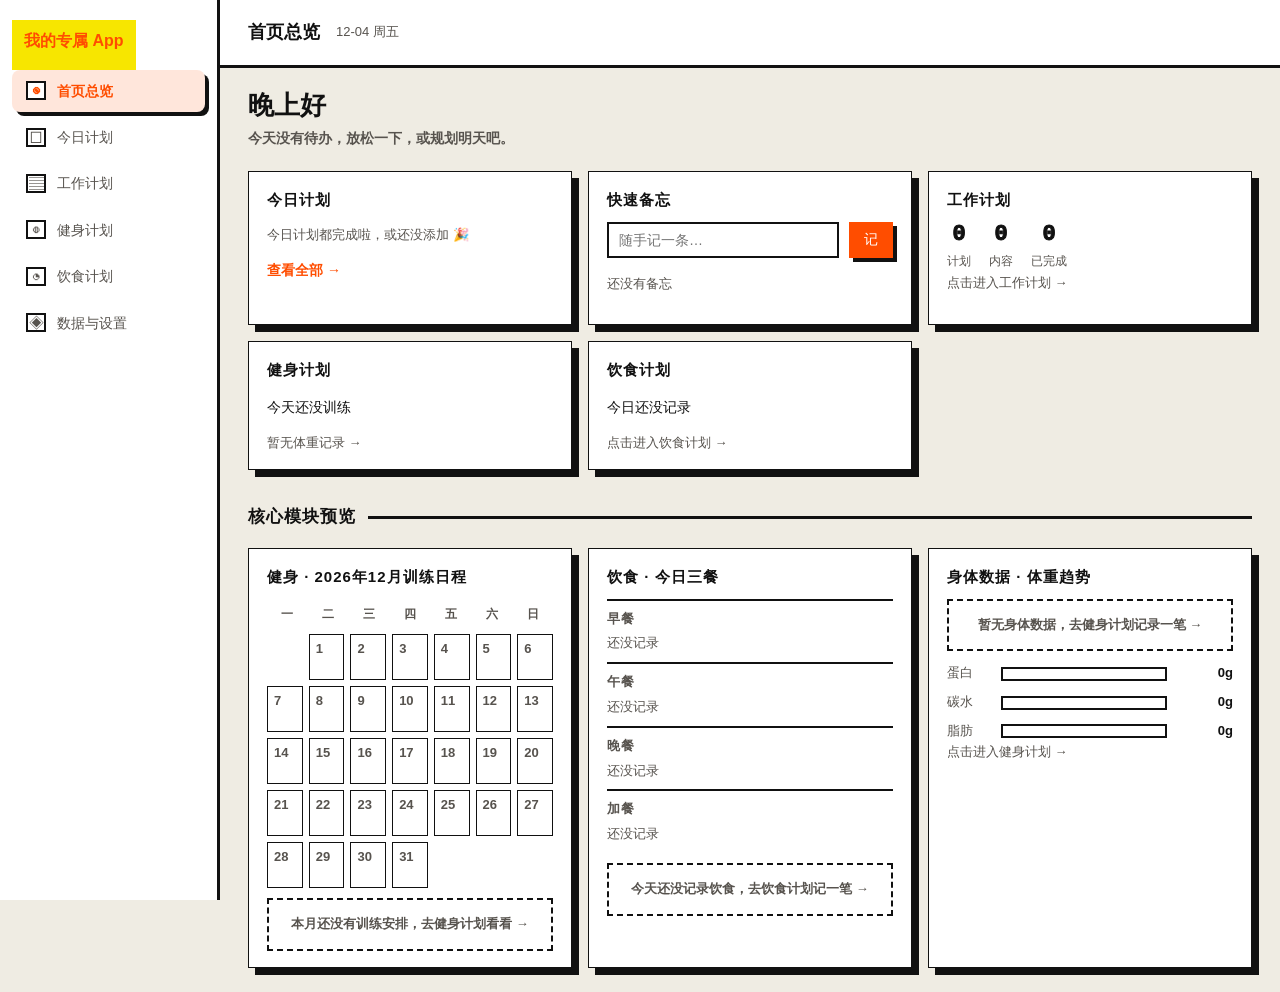
<file: index.html>
<!DOCTYPE html>
<html lang="zh-CN">
<head>
  <meta charset="UTF-8" />
  <meta name="viewport" content="width=device-width, initial-scale=1.0" />
  <title>我的专属 App</title>
  <link rel="stylesheet" href="assets/styles.css" />
  <link rel="stylesheet" href="assets/themes.css" />
</head>
<body>
  <div id="app">
    <aside id="sidebar">
      <div class="brand">我的专属 App</div>
      <nav>
        <a href="#/home"    data-route="home"><span class="nav-ico">◉</span>首页总览</a>
        <a href="#/today"   data-route="today"><span class="nav-ico">☐</span>今日计划</a>
        <a href="#/work"    data-route="work"><span class="nav-ico">▤</span>工作计划</a>
        <a href="#/fitness" data-route="fitness"><span class="nav-ico">◍</span>健身计划</a>
        <a href="#/diet"    data-route="diet"><span class="nav-ico">◔</span>饮食计划</a>
        <a href="#/settings" data-route="settings"><span class="nav-ico">◈</span>数据与设置</a>
      </nav>
    </aside>
    <main id="content">
      <header id="topbar">
        <h1 id="page-title">首页总览</h1>
        <span id="page-date"></span>
        <button id="primary-btn"></button>
      </header>
      <section id="view"></section>
    </main>
  </div>

  <!-- 加载顺序：数据层 → 工具 → 路由 → 各视图 → 入口（经典 script，file:// 可用） -->
  <script src="js/store.js"></script>
  <script src="js/ui.js"></script>
  <script src="js/chart.js"></script>
  <script src="js/router.js"></script>
  <script src="js/home.js"></script>
  <script src="js/today.js"></script>
  <script src="js/work.js"></script>
  <script src="js/fitness.js"></script>
  <script src="js/diet.js"></script>
  <script src="js/settings.js"></script>
  <script src="js/app.js"></script>
</body>
</html>
</file>
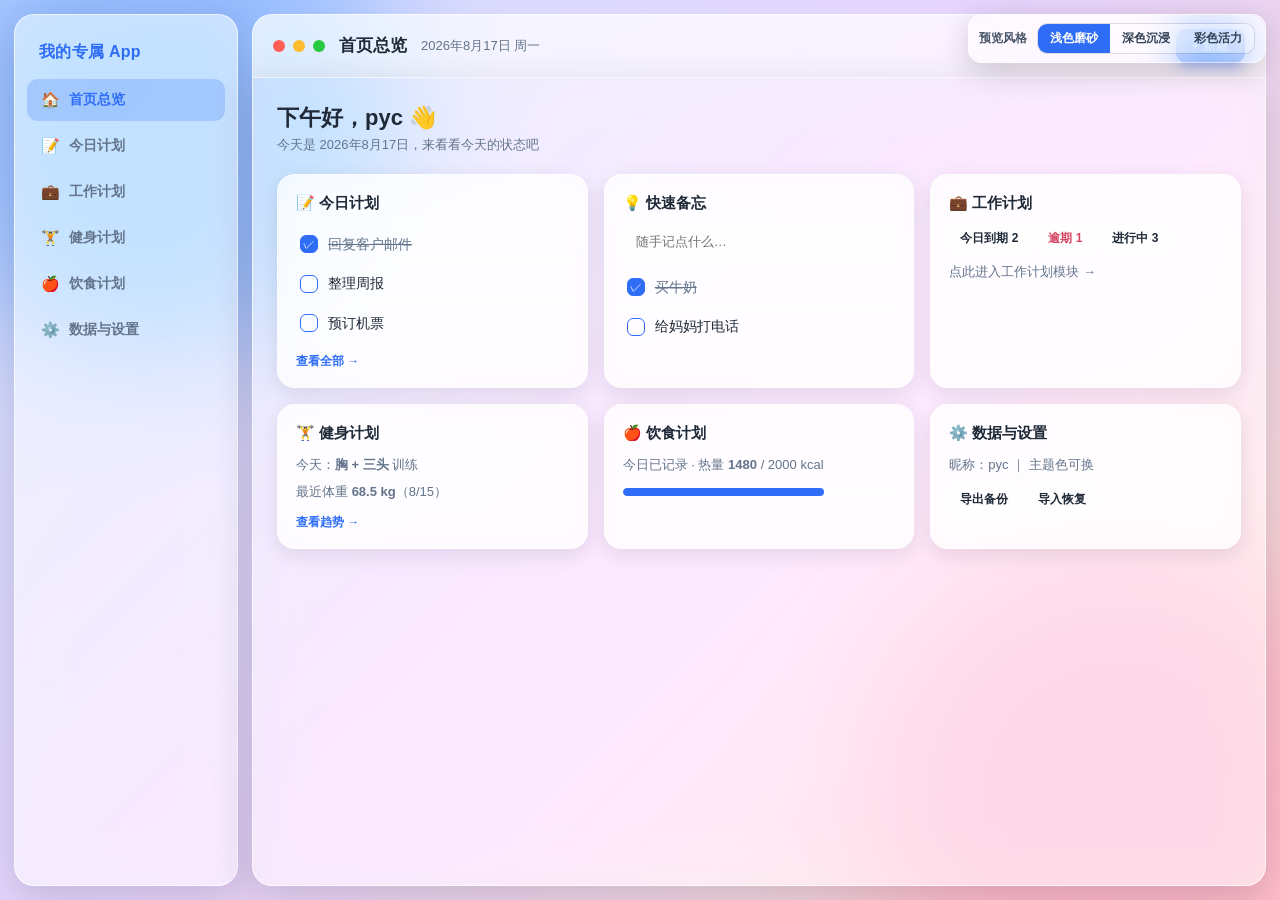
<file: preview-glass.html>
<!DOCTYPE html>
<html lang="zh-CN">
<head>
<meta charset="UTF-8" />
<meta name="viewport" content="width=device-width, initial-scale=1.0" />
<title>毛玻璃风格预览 · 我的专属 App</title>
<style>
  /* ===== 通用重置 ===== */
  * { box-sizing: border-box; }
  html, body { height: 100%; margin: 0; }
  body {
    font-family: -apple-system, BlinkMacSystemFont, "SF Pro Text", "Segoe UI",
      "PingFang SC", "Hiragino Sans GB", "Microsoft YaHei", sans-serif;
    font-size: 14px;
    line-height: 1.6;
    color: var(--text);
    overflow: hidden;
  }

  /* ===== 预览选择器（悬浮在右上，仅预览用）===== */
  #preview-bar {
    position: fixed; top: 14px; right: 14px; z-index: 1000;
    display: flex; align-items: center; gap: 10px;
    padding: 8px 10px; border-radius: 14px;
    background: rgba(255,255,255,0.5);
    backdrop-filter: saturate(180%) blur(20px);
    -webkit-backdrop-filter: saturate(180%) blur(20px);
    border: 1px solid rgba(255,255,255,0.55);
    box-shadow: 0 8px 30px rgba(0,0,0,0.18);
    font-size: 12px;
  }
  #preview-bar span { color: #475569; font-weight: 600; }
  .variant-switch { display: inline-flex; border-radius: 10px; overflow: hidden;
    border: 1px solid rgba(15,23,42,0.12); }
  .variant-switch button {
    border: none; cursor: pointer; padding: 6px 12px; font-size: 12px;
    background: rgba(255,255,255,0.35); color: #334155; font-weight: 600;
  }
  .variant-switch button.active { background: var(--theme-color); color: #fff; }

  /* ===== 壁纸（毛玻璃透出的底色）===== */
  #wallpaper {
    position: fixed; inset: 0; z-index: -2;
    transition: background 0.5s ease;
  }
  /* 漂浮光斑，让模糊更有层次 */
  #wallpaper::before, #wallpaper::after {
    content: ""; position: absolute; border-radius: 50%;
    filter: blur(60px); opacity: 0.85; transition: background 0.5s ease;
  }
  #wallpaper::before { width: 480px; height: 480px; top: -120px; left: -80px; }
  #wallpaper::after  { width: 520px; height: 520px; bottom: -160px; right: -100px; }

  /* 变体 A：浅色磨砂（macOS 浅色活力）*/
  body[data-variant="A"] {
    --theme-color: #2f6df6;
    --text: #1f2937; --text-soft: #64748b;
    --glass: rgba(255,255,255,0.55);
    --glass-strong: rgba(255,255,255,0.72);
    --glass-border: rgba(255,255,255,0.65);
    --glass-shadow: 0 12px 40px rgba(31,41,55,0.18);
    --chip: rgba(255,255,255,0.5);
    --input-bg: rgba(255,255,255,0.55);
  }
  body[data-variant="A"] #wallpaper {
    background: linear-gradient(135deg, #cfe0ff 0%, #e7d3fc 48%, #ffd9c9 100%);
  }
  body[data-variant="A"] #wallpaper::before { background: #8ab6ff; }
  body[data-variant="A"] #wallpaper::after  { background: #ffb3c8; }

  /* 变体 B：深色沉浸（macOS 深色 Vibrancy）*/
  body[data-variant="B"] {
    --theme-color: #4c8dff;
    --text: #f1f5f9; --text-soft: #a9b4c6;
    --glass: rgba(30,41,59,0.45);
    --glass-strong: rgba(30,41,59,0.62);
    --glass-border: rgba(255,255,255,0.14);
    --glass-shadow: 0 16px 50px rgba(0,0,0,0.45);
    --chip: rgba(255,255,255,0.1);
    --input-bg: rgba(255,255,255,0.08);
  }
  body[data-variant="B"] #wallpaper {
    background: linear-gradient(135deg, #0a0f1f 0%, #161a35 55%, #241433 100%);
  }
  body[data-variant="B"] #wallpaper::before { background: #3b4fd1; opacity: 0.6; }
  body[data-variant="B"] #wallpaper::after  { background: #8b2fd6; opacity: 0.5; }

  /* 变体 C：彩色活力（更饱和的渐变 + 明显玻璃染色）*/
  body[data-variant="C"] {
    --theme-color: #7c5cff;
    --text: #1e1b2e; --text-soft: #5b5570;
    --glass: rgba(255,255,255,0.42);
    --glass-strong: rgba(255,255,255,0.6);
    --glass-border: rgba(255,255,255,0.6);
    --glass-shadow: 0 14px 44px rgba(76,29,149,0.28);
    --chip: rgba(255,255,255,0.5);
    --input-bg: rgba(255,255,255,0.5);
  }
  body[data-variant="C"] #wallpaper {
    background: linear-gradient(135deg, #b5f3ff 0%, #c4b5fd 50%, #fbcfe8 100%);
  }
  body[data-variant="C"] #wallpaper::before { background: #5eead4; }
  body[data-variant="C"] #wallpaper::after  { background: #f0abfc; }

  /* ===== 布局骨架 ===== */
  #app { display: flex; min-height: 100vh; }

  /* 侧边栏：毛玻璃 */
  #sidebar {
    width: 224px; flex: 0 0 224px;
    margin: 14px 0 14px 14px;
    padding: 18px 12px;
    border-radius: 20px;
    background: var(--glass);
    backdrop-filter: saturate(180%) blur(24px);
    -webkit-backdrop-filter: saturate(180%) blur(24px);
    border: 1px solid var(--glass-border);
    box-shadow: var(--glass-shadow);
    display: flex; flex-direction: column;
  }
  #sidebar .brand {
    font-size: 16px; font-weight: 800; color: var(--theme-color);
    padding: 6px 12px 14px; letter-spacing: 0.3px;
  }
  #sidebar nav { display: flex; flex-direction: column; gap: 4px; }
  #sidebar nav a {
    text-decoration: none; color: var(--text-soft);
    padding: 9px 14px; border-radius: 11px; font-weight: 600;
    transition: background 0.18s, color 0.18s;
    display: flex; align-items: center; gap: 9px;
  }
  #sidebar nav a .ico { font-size: 15px; }
  #sidebar nav a:hover { background: var(--chip); color: var(--text); }
  #sidebar nav a.active {
    background: color-mix(in srgb, var(--theme-color) 22%, transparent);
    color: var(--theme-color);
  }

  /* 主内容区 */
  #content { flex: 1; display: flex; flex-direction: column; min-width: 0;
    margin: 14px; }

  /* 顶栏：毛玻璃 + 红黄绿交通灯（macOS 味道）*/
  #topbar {
    display: flex; align-items: center; gap: 14px;
    padding: 14px 20px; border-radius: 20px 20px 0 0;
    background: var(--glass-strong);
    backdrop-filter: saturate(180%) blur(24px);
    -webkit-backdrop-filter: saturate(180%) blur(24px);
    border: 1px solid var(--glass-border);
    border-bottom: none;
  }
  #lights { display: flex; gap: 8px; }
  #lights i { width: 12px; height: 12px; border-radius: 50%; display: inline-block; }
  #lights .r { background: #ff5f57; } #lights .y { background: #febc2e; } #lights .g { background: #28c840; }
  #page-title { font-size: 17px; margin: 0; font-weight: 700; }
  #page-date { color: var(--text-soft); font-size: 13px; }
  #primary-btn {
    margin-left: auto; background: var(--theme-color); color: #fff;
    border: none; padding: 8px 16px; border-radius: 11px;
    font-size: 13px; font-weight: 700; cursor: pointer;
    box-shadow: 0 4px 14px color-mix(in srgb, var(--theme-color) 40%, transparent);
  }
  #primary-btn:hover { filter: brightness(1.06); }

  /* 视图区：毛玻璃大面板 */
  #view {
    padding: 22px 24px; border-radius: 0 0 20px 20px;
    background: var(--glass);
    backdrop-filter: saturate(180%) blur(24px);
    -webkit-backdrop-filter: saturate(180%) blur(24px);
    border: 1px solid var(--glass-border);
    box-shadow: var(--glass-shadow);
    flex: 1;
  }

  /* 问候条 */
  .greeting { margin-bottom: 18px; }
  .greeting .hi { font-size: 22px; font-weight: 800; }
  .greeting .sub { color: var(--text-soft); font-size: 13px; }

  /* 卡片网格 */
  .grid { display: grid; grid-template-columns: repeat(auto-fill, minmax(260px,1fr)); gap: 16px; }
  .card {
    background: var(--glass-strong);
    backdrop-filter: saturate(160%) blur(16px);
    -webkit-backdrop-filter: saturate(160%) blur(16px);
    border: 1px solid var(--glass-border);
    border-radius: 18px; padding: 16px 18px;
    box-shadow: 0 6px 20px rgba(15,23,42,0.10);
  }
  .card h3 { margin: 0 0 10px; font-size: 15px; font-weight: 700;
    display: flex; align-items: center; gap: 8px; }
  .card .card-sub { color: var(--text-soft); font-size: 13px; }
  .card .more { margin-top: 10px; font-size: 12px; color: var(--theme-color); font-weight: 600; }

  /* 列表项 */
  ul.list { list-style: none; margin: 0; padding: 0; }
  ul.list li { display: flex; align-items: center; gap: 10px;
    padding: 8px 4px; border-bottom: 1px solid color-mix(in srgb, var(--glass-border) 70%, transparent); }
  ul.list li:last-child { border-bottom: none; }
  ul.list li .grow { flex: 1; min-width: 0; }
  .done-text { text-decoration: line-through; color: var(--text-soft); }

  /* 复选框（毛玻璃感）*/
  .chk { width: 18px; height: 18px; border-radius: 6px; border: 1.5px solid var(--theme-color);
    display: inline-flex; align-items: center; justify-content: center; cursor: pointer; flex: 0 0 auto;
    background: rgba(255,255,255,0.3); }
  .chk.on { background: var(--theme-color); color: #fff; font-size: 12px; }

  /* 输入 */
  input[type="text"] {
    width: 100%; padding: 8px 12px; border-radius: 11px;
    border: 1px solid var(--glass-border); background: var(--input-bg);
    color: var(--text); font-size: 13px; outline: none;
  }
  input[type="text"]:focus { border-color: var(--theme-color); }

  /* 徽标数字 */
  .pill { display: inline-flex; padding: 3px 10px; border-radius: 999px;
    background: var(--chip); font-size: 12px; font-weight: 700; color: var(--text);
    border: 1px solid var(--glass-border); }
  .pill.warn { color: #d4455f; }
  .row { display: flex; gap: 8px; flex-wrap: wrap; margin-top: 6px; }
</style>
</head>
<body data-variant="A">
  <div id="wallpaper"></div>

  <div id="preview-bar">
    <span>预览风格</span>
    <div class="variant-switch">
      <button data-v="A" class="active">浅色磨砂</button>
      <button data-v="B">深色沉浸</button>
      <button data-v="C">彩色活力</button>
    </div>
  </div>

  <div id="app">
    <aside id="sidebar">
      <div class="brand">我的专属 App</div>
      <nav>
        <a href="#" class="active"><span class="ico">🏠</span>首页总览</a>
        <a href="#"><span class="ico">📝</span>今日计划</a>
        <a href="#"><span class="ico">💼</span>工作计划</a>
        <a href="#"><span class="ico">🏋️</span>健身计划</a>
        <a href="#"><span class="ico">🍎</span>饮食计划</a>
        <a href="#"><span class="ico">⚙️</span>数据与设置</a>
      </nav>
    </aside>

    <main id="content">
      <header id="topbar">
        <div id="lights"><i class="r"></i><i class="y"></i><i class="g"></i></div>
        <h1 id="page-title">首页总览</h1>
        <span id="page-date">2026年8月17日 周一</span>
        <button id="primary-btn">+ 新建</button>
      </header>
      <section id="view">
        <div class="greeting">
          <div class="hi">下午好，pyc 👋</div>
          <div class="sub">今天是 2026年8月17日，来看看今天的状态吧</div>
        </div>

        <div class="grid">
          <!-- 今日计划卡 -->
          <div class="card">
            <h3>📝 今日计划</h3>
            <ul class="list">
              <li><span class="chk on">✓</span><span class="grow done-text">回复客户邮件</span></li>
              <li><span class="chk"></span><span class="grow">整理周报</span></li>
              <li><span class="chk"></span><span class="grow">预订机票</span></li>
            </ul>
            <div class="more">查看全部 →</div>
          </div>

          <!-- 快速备忘卡 -->
          <div class="card">
            <h3>💡 快速备忘</h3>
            <input type="text" placeholder="随手记点什么…" />
            <ul class="list" style="margin-top:10px;">
              <li><span class="chk on">✓</span><span class="grow done-text">买牛奶</span></li>
              <li><span class="chk"></span><span class="grow">给妈妈打电话</span></li>
            </ul>
          </div>

          <!-- 工作计划摘要卡 -->
          <div class="card">
            <h3>💼 工作计划</h3>
            <div class="row">
              <span class="pill">今日到期 2</span>
              <span class="pill warn">逾期 1</span>
              <span class="pill">进行中 3</span>
            </div>
            <div class="card-sub" style="margin-top:10px;">点此进入工作计划模块 →</div>
          </div>

          <!-- 健身计划摘要卡 -->
          <div class="card">
            <h3>🏋️ 健身计划</h3>
            <div class="card-sub">今天：<b>胸 + 三头</b> 训练</div>
            <div class="card-sub" style="margin-top:6px;">最近体重 <b>68.5 kg</b>（8/15）</div>
            <div class="more">查看趋势 →</div>
          </div>

          <!-- 饮食计划摘要卡 -->
          <div class="card">
            <h3>🍎 饮食计划</h3>
            <div class="card-sub">今日已记录 · 热量 <b>1480</b> / 2000 kcal</div>
            <div style="height:8px;border-radius:999px;background:var(--chip);margin-top:12px;overflow:hidden;">
              <div style="width:74%;height:100%;background:var(--theme-color);border-radius:999px;"></div>
            </div>
          </div>

          <!-- 设置/数据卡 -->
          <div class="card">
            <h3>⚙️ 数据与设置</h3>
            <div class="card-sub">昵称：pyc ｜ 主题色可换</div>
            <div class="row" style="margin-top:10px;">
              <span class="pill">导出备份</span>
              <span class="pill">导入恢复</span>
            </div>
          </div>
        </div>
      </section>
    </main>
  </div>

  <script>
    var btns = document.querySelectorAll('.variant-switch button');
    btns.forEach(function (b) {
      b.addEventListener('click', function () {
        document.body.setAttribute('data-variant', b.getAttribute('data-v'));
        btns.forEach(function (x) { x.classList.remove('active'); });
        b.classList.add('active');
      });
    });
  </script>
</body>
</html>
</file>
<file: assets/styles.css>
/* styles.css — 全部样式（布局/卡片/侧边栏/控件；颜色走 CSS 变量，皮肤变量见 assets/themes.css） */

:root {
  /* 兜底默认值（无皮肤文件或未命中时使用；正常由 [data-skin] 覆盖） */
  --accent: #3b82f6;
  --bg: #f5f7fa;
  --surface: #ffffff;
  --text: #1f2937;
  --text-soft: #6b7280;
  --border: #e5e7eb;
  --shadow: 0 1px 3px rgba(0, 0, 0, 0.08), 0 1px 2px rgba(0, 0, 0, 0.04);
  --radius: 12px;
  --sidebar-w: 220px;
}

* { box-sizing: border-box; }
html, body { height: 100%; margin: 0; }
body {
  font-family: -apple-system, BlinkMacSystemFont, "Segoe UI", "PingFang SC",
    "Hiragino Sans GB", "Microsoft YaHei", sans-serif;
  background: var(--bg);
  color: var(--text);
  font-size: 14px;
  line-height: 1.6;
}

#app { display: flex; min-height: 100vh; }

/* 侧边栏 */
#sidebar {
  width: var(--sidebar-w);
  flex: 0 0 var(--sidebar-w);
  background: var(--surface);
  border-right: 1px solid var(--border);
  padding: 20px 12px;
  position: sticky;
  top: 0;
  height: 100vh;
}
#sidebar .brand {
  font-size: 16px;
  font-weight: 700;
  color: var(--accent);
  padding: 8px 12px 16px;
}
#sidebar nav { display: flex; flex-direction: column; gap: 4px; }
#sidebar nav a {
  display: flex;
  align-items: center;
  gap: 11px;
  text-decoration: none;
  color: var(--text-soft);
  padding: 10px 14px;
  border-radius: 8px;
  font-weight: 500;
  transition: background 0.15s, color 0.15s;
}
/* 导航图标：与文字同行排列，固定宽度居中，避免文字错位 */
.nav-ico { width: 20px; flex: 0 0 20px; text-align: center; font-size: 15px; line-height: 1; }
#sidebar nav a:hover { background: var(--bg); color: var(--text); }
#sidebar nav a.active {
  background: color-mix(in srgb, var(--accent) 14%, transparent);
  color: var(--accent);
  font-weight: 700;
}

/* 主内容区 */
#content { flex: 1; display: flex; flex-direction: column; min-width: 0; }
#topbar {
  display: flex;
  align-items: center;
  gap: 16px;
  padding: 18px 28px;
  background: var(--surface);
  border-bottom: 1px solid var(--border);
  position: sticky;
  top: 0;
  z-index: 5;
}
#page-title { font-size: 18px; margin: 0; }
#page-date { color: var(--text-soft); font-size: 13px; }
#primary-btn {
  margin-left: auto;
  background: var(--accent);
  color: #fff;
  border: none;
  padding: 8px 16px;
  border-radius: 8px;
  font-size: 14px;
  font-weight: 600;
  cursor: pointer;
}
#primary-btn:hover { filter: brightness(0.9); }
#view { padding: 24px 28px; }

/* 问候条（首页顶部，独立区块、非卡片） */
#greeting { margin-bottom: 22px; }
#greeting .hello {
  font-family: var(--font-display, var(--font));
  font-size: 26px;
  font-weight: 800;
  margin: 0 0 4px;
  line-height: 1.2;
}
#greeting .sub { color: var(--text-soft); font-size: 14px; margin: 0; }

/* 卡片网格 */
.grid {
  display: grid;
  grid-template-columns: repeat(auto-fill, minmax(280px, 1fr));
  gap: 16px;
}
.card {
  background: var(--surface);
  border: 1px solid var(--border);
  border-radius: var(--radius);
  box-shadow: var(--shadow);
  padding: 16px 18px;
}
.card h3 { margin: 0 0 10px; font-size: 15px; }
.card .card-sub { color: var(--text-soft); font-size: 13px; }
/* 首页摘要卡整体可点击，但卡片内文字保持普通文本样式。 */
a.card-link-wrap,
a.card-link-wrap:hover {
  color: inherit;
  text-decoration: none;
}

/* 摘要数字条（工作计划卡：计划数 / 内容数 / 已完成数） */
.stat-row {
  display: flex;
  gap: 18px;
  margin: 10px 0 2px;
}
.stat { text-align: center; }
.stat b {
  display: block;
  font-size: 22px;
  line-height: 1.2;
  font-family: var(--font-display, var(--font, inherit));
}
.stat span { font-size: 12px; color: var(--text-soft); }

/* 通用控件 */
input[type="text"], input[type="date"], input[type="number"], textarea, select {
  width: 100%;
  padding: 8px 10px;
  border: 1px solid var(--border);
  border-radius: 8px;
  background: var(--surface);
  color: var(--text);
  font-size: 14px;
}
.btn {
  border: 1px solid var(--border);
  background: var(--surface);
  color: var(--text);
  padding: 7px 14px;
  border-radius: 8px;
  cursor: pointer;
  font-size: 14px;
}
.btn:hover { background: var(--bg); }
.btn-primary { background: var(--accent); color: #fff; border-color: transparent; }
/* 覆盖 .btn:hover：主按钮悬停时保持主题色并加深，避免白字落在浅色背景上。 */
.btn.btn-primary:hover {
  background: color-mix(in srgb, var(--accent) 86%, #000);
  color: #fff;
  border-color: transparent;
}
.btn-danger { color: #dc2626; border-color: #fecaca; }
.btn-sm { padding: 4px 9px; font-size: 12px; }

/* 添加行：输入框与按钮同行，输入框占满剩余空间、按钮固定在右侧 */
.add-row {
  display: flex;
  align-items: stretch;
  gap: 10px;
  margin-bottom: 16px;
}
.add-row input[type="text"],
.add-row input[type="number"] {
  flex: 1 1 auto;
  width: auto; /* 覆盖通用 input 的 width:100%，避免按钮被挤到下一行 */
}
.add-row .btn {
  flex: 0 0 auto;
  white-space: nowrap;
}

/* 列表 */
ul.list { list-style: none; margin: 0; padding: 0; }
ul.list li {
  display: flex;
  align-items: center;
  gap: 10px;
  padding: 9px 6px;
  border-bottom: 1px solid var(--border);
}
ul.list li:last-child { border-bottom: none; }
ul.list li .grow { flex: 1; min-width: 0; }
.done-text { text-decoration: line-through; color: var(--text-soft); }

/* 分段控件 */
.segmented { display: inline-flex; border: 1px solid var(--border); border-radius: 8px; overflow: hidden; }
.segmented button {
  border: none; background: var(--surface); color: var(--text-soft);
  padding: 6px 14px; cursor: pointer; font-size: 13px;
}
.segmented button.active { background: var(--accent); color: #fff; }

/* 空状态 */
.empty-state {
  text-align: center;
  padding: 36px 16px;
  color: var(--text-soft);
}
.empty-state .empty-icon { font-size: 34px; opacity: 0.5; }
.empty-state .empty-text { margin: 8px 0 14px; }

/* 轻提示 */
.toast {
  position: fixed; top: 16px; left: 50%; transform: translateX(-50%);
  background: #111827; color: #fff; padding: 10px 18px; border-radius: 10px;
  font-size: 13px; z-index: 999; box-shadow: var(--shadow);
}
.toast-error { background: #dc2626; }
.toast-success { background: #16a34a; }

/* 确认模态 */
.modal-mask {
  position: fixed; inset: 0; background: rgba(0,0,0,0.4);
  display: flex; align-items: center; justify-content: center; z-index: 998;
}
.modal {
  background: var(--surface); border-radius: var(--radius);
  padding: 22px; width: 320px; box-shadow: var(--shadow);
}
.modal h4 { margin: 0 0 8px; }
.modal .modal-actions { display: flex; justify-content: flex-end; gap: 10px; margin-top: 16px; }

/* SVG 图表 */
.chart-svg { width: 100%; height: auto; display: block; }

/* ===== 界面风格选择器（设置页；缩略图内联样式恒显亮色版，不随深色跳变） ===== */
.skin-grid { display: grid; grid-template-columns: repeat(auto-fill, minmax(118px, 1fr)); gap: 12px; margin-top: 8px; }
.skin-card {
  border: 2px solid var(--border);
  border-radius: 10px;
  background: var(--surface);
  padding: 8px 8px 9px;
  cursor: pointer;
  text-align: center;
  font-family: inherit;
  transition: border-color 0.15s, box-shadow 0.15s, transform 0.15s;
}
.skin-card:hover { border-color: var(--accent); }
.skin-card.active {
  border-color: var(--accent);
  box-shadow: 0 0 0 2px color-mix(in srgb, var(--accent) 25%, transparent);
}
.skin-thumb {
  position: relative;
  display: block;
  height: 54px;
  border-radius: 6px;
  overflow: hidden;
  margin-bottom: 7px;
}
.skin-thumb i {
  position: absolute;
  left: 9px; bottom: 8px;
  width: 22px; height: 22px;
  border-radius: 4px;
  display: block;
}
.skin-name { font-size: 12.5px; font-weight: 600; color: var(--text); }

/* ===== 工作计划·卡片式（问题1-4） ===== */
.work-plans { display: flex; flex-direction: column; gap: 18px; }
.work-card {
  background: var(--surface);
  border: 1px solid var(--border);
  border-radius: var(--radius);
  box-shadow: var(--shadow);
  padding: 16px 18px;
}
.work-card-head { display: flex; align-items: center; justify-content: space-between; gap: 12px; }
.work-card-title { margin: 0; font-size: 20px; font-weight: 700; }
.work-card-body { margin-top: 12px; }

/* 标题左侧组：标题 + 删除计划按钮 */
.work-card-head-left { display: flex; align-items: center; gap: 8px; min-width: 0; }
.work-card-head-left .work-card-title { min-width: 0; overflow: hidden; text-overflow: ellipsis; white-space: nowrap; }
.work-card-head-right { flex: 0 0 auto; display: flex; align-items: center; }
.icon-btn {
  border: none; background: transparent; color: var(--text-soft);
  cursor: pointer; font-size: 14px; line-height: 1; padding: 4px 7px; border-radius: 6px;
}
.icon-btn:hover { background: var(--bg); color: #dc2626; }

/* 卡片下半部分：工作内容输入框（回车添加） */
.work-content-input-row { display: flex; align-items: stretch; gap: 8px; margin-bottom: 12px; }
.work-content-input-row input[type="text"] { flex: 1 1 auto; width: auto; }
.work-content-input-row .btn { flex: 0 0 auto; white-space: nowrap; }

/* 已添加的工作内容清单：字号小于标题（13px vs 20px） */
.work-items { list-style: none; margin: 0; padding: 0; }
.work-items .work-item {
  display: flex; align-items: center; gap: 10px;
  padding: 8px 4px; border-bottom: 1px dashed var(--border);
}
.work-items .work-item:last-child { border-bottom: none; }
.work-items .work-item-check { flex: 0 0 auto; width: 16px; height: 16px; cursor: pointer; }
.work-items .item-text {
  flex: 1 1 auto; min-width: 0; font-size: 13px; line-height: 1.5;
  word-break: break-word; transition: color 0.15s;
}
.work-items .item-text.done { text-decoration: line-through; color: var(--text-soft); }
.work-items .work-item-del { flex: 0 0 auto; }
.work-empty-hint { padding: 10px 4px; color: var(--text-soft); font-size: 13px; }

/* 响应式：窄屏（≤720px）下，侧边栏转为顶部导航，卡片头堆叠，适配移动端 */
@media (max-width: 720px) {
  #app { flex-direction: column; }
  #sidebar {
    width: 100%; flex: none; height: auto; position: static;
    border-right: none; border-bottom: 1px solid var(--border); padding: 10px 12px;
  }
  #sidebar nav { flex-direction: row; flex-wrap: wrap; gap: 6px; }
  #sidebar .brand { padding: 4px 12px 8px; }
  #topbar { padding: 14px 16px; }
  #view { padding: 16px; }
  .work-card-head { flex-direction: column; align-items: stretch; gap: 10px; }
  .work-card-head-right { justify-content: flex-start; }
  /* 首页新结构窄屏适配：卡片网格单列、数字条/分节标题收紧、预览月历紧凑不溢出 */
  .section-title { margin: 24px 0 12px; font-size: 15px; }
  .stat-row { gap: 12px; }
  .stat b { font-size: 20px; }
  .preview-cal .cal-cell { min-height: 40px; padding: 3px 4px; }
  .preview-cal .cal-part { font-size: 13px; }
  .macro { grid-template-columns: 40px 1fr 52px; gap: 8px; }
}

/* ===== 健身计划·月历日程表（重构） ===== */
.cal-card {
  background: var(--surface);
  border: 1px solid var(--border);
  border-radius: var(--radius);
  box-shadow: var(--shadow);
  padding: 16px 18px;
  margin-bottom: 18px;
}
.cal-head { display: flex; align-items: center; justify-content: space-between; gap: 12px; }
.cal-title { font-size: 17px; font-weight: 700; }
.cal-head-right { display: flex; align-items: center; gap: 16px; }
.cal-nav { display: inline-flex; align-items: center; gap: 8px; }
.cal-nav .icon-btn { font-size: 18px; padding: 2px 10px; }
.cal-month { font-size: 15px; font-weight: 600; min-width: 84px; text-align: center; }
.cal-date { color: var(--text-soft); font-size: 13px; white-space: nowrap; }

.cal-toolbar {
  display: flex; align-items: center; justify-content: space-between; gap: 12px;
  margin: 14px 0 10px;
}
.cal-hint { color: var(--text-soft); font-size: 12.5px; }

.cal-weekdays { display: grid; grid-template-columns: repeat(7, 1fr); }
.cal-wd { text-align: center; font-size: 12px; color: var(--text-soft); padding: 6px 0; font-weight: 600; }
.cal-grid { display: grid; grid-template-columns: repeat(7, 1fr); gap: 6px; margin-top: 4px; }
.cal-cell {
  position: relative;
  min-height: 70px;
  background: var(--surface);
  border: 1px solid var(--border);
  border-radius: 10px;
  padding: 6px 8px;
  cursor: pointer;
  transition: border-color 0.15s, box-shadow 0.15s, background 0.15s;
}
.cal-cell:hover { background: var(--bg); }
.cal-cell.cal-blank { background: transparent; border-color: transparent; cursor: default; }
.cal-cell.cal-blank:hover { background: transparent; }
.cal-daynum { font-size: 13px; color: var(--text-soft); font-weight: 600; }
.cal-cell.today .cal-daynum { color: var(--accent); }
.cal-cell.selected { border-color: var(--accent); box-shadow: 0 0 0 2px color-mix(in srgb, var(--accent) 22%, transparent); }
.cal-part {
  display: block; width: 100%; margin-top: 6px;
  background: none; border: none; padding: 0;
  color: var(--text); font-size: 20px; font-weight: 800; line-height: 1.1; cursor: pointer;
  text-align: left;
}
.cal-part:hover { text-decoration: underline; }
.cal-check {
  position: absolute; right: 7px; bottom: 6px;
  color: #16a34a; font-weight: 900; font-size: 17px;
  line-height: 1;
}
body[data-theme="dark"] .cal-check { color: #4ade80; }

/* 身体数据 + ECharts */
.cal-body-head { display: flex; align-items: center; justify-content: space-between; gap: 12px; margin-bottom: 12px; }
.cal-body-head h3 { margin: 0; font-size: 15px; }
.chart-box { width: 100%; height: 280px; }
.chart-empty { color: var(--text-soft); font-size: 13px; padding: 40px 0; text-align: center; border: 1px dashed var(--border); border-radius: 10px; }

/* 弹窗表单 */
.field { display: block; margin-bottom: 14px; }
.field > span { display: block; margin-bottom: 6px; color: var(--text-soft); font-size: 13px; }

/* 当日训练详情 */
.card-link { display: inline-block; color: var(--accent); text-decoration: none; font-size: 14px; margin-bottom: 12px; font-weight: 600; }
.card-link:hover { text-decoration: underline; }
.detail-card { margin-top: 4px; }
.detail-head { display: flex; align-items: baseline; justify-content: space-between; gap: 12px; margin-bottom: 12px; }
.detail-head h3 { margin: 0; font-size: 16px; }
.detail-part { font-weight: 800; font-size: 16px; }
.detail-banner {
  background: color-mix(in srgb, #16a34a 14%, transparent);
  color: #15803d; border: 1px solid #bbf7d0; border-radius: 10px;
  padding: 12px 14px; font-weight: 700; margin-bottom: 14px; text-align: center;
}
body[data-theme="dark"] .detail-banner { color: #4ade80; border-color: #166534; }
.ex-progress { color: var(--text-soft); font-size: 13px; margin-bottom: 12px; }
.ex-progress b { color: var(--accent); font-size: 15px; }
.ex-list li { cursor: default; }
.ex-list .ex-check { flex: 0 0 auto; width: 18px; height: 18px; cursor: pointer; margin-right: 4px; }
.detail-foot { margin-top: 16px; display: flex; justify-content: flex-end; }

/* 窄屏：日历网格更紧凑 */
@media (max-width: 720px) {
  .cal-cell { min-height: 56px; padding: 4px 5px; }
  .cal-part { font-size: 16px; }
  .cal-head { flex-direction: column; align-items: stretch; gap: 8px; }
  .cal-head-right { justify-content: space-between; }
}

/* ===== 首页 · 核心模块预览（第二区块） ===== */
/* 分节标题：标题文本 + 右侧分隔线 */
.section-title {
  display: flex;
  align-items: center;
  gap: 12px;
  font-family: var(--font-display, var(--font));
  font-size: 17px;
  font-weight: 800;
  margin: 34px 0 16px;
}
.section-title::after { content: ""; flex: 1; height: 1px; background: var(--border); }

/* 迷你月历（只读预览，复用 .cal-* 基础样式并收紧尺寸） */
.mini-cal { margin-top: 4px; }
.preview-cal .cal-cell { min-height: 46px; padding: 4px 6px; cursor: default; }
.preview-cal .cal-cell:hover { background: var(--surface); }
.preview-cal .cal-part { font-size: 15px; margin-top: 3px; cursor: default; text-align: center; }
.preview-cal .cal-check { font-size: 13px; right: 5px; bottom: 4px; }

/* 三餐卡（早餐 / 午餐 / 晚餐 / 加餐） */
.meal { border-top: 1px solid var(--border); padding: 8px 0; }
.meal:first-of-type { border-top: none; }
.meal-head { font-size: 13px; font-weight: 700; color: var(--text-soft); margin-bottom: 4px; }
.meal-items { display: flex; flex-wrap: wrap; gap: 4px 10px; font-size: 13px; }
.meal-none { color: var(--text-soft); }

/* 预览卡空态引导 */
.preview-empty {
  color: var(--text-soft); font-size: 13px; padding: 14px 0; text-align: center;
  border: 1px dashed var(--border); border-radius: 10px; margin-top: 10px;
}

/* 身体数据趋势卡（体重折线容器 + 宏量条） */
.body-chart { margin: 4px 0 6px; min-height: 120px; }
.macro-row { display: flex; flex-direction: column; gap: 8px; margin-top: 12px; }
.macro { display: grid; grid-template-columns: 44px 1fr 56px; align-items: center; gap: 10px; font-size: 13px; }
.macro span { color: var(--text-soft); }
.macro .mbar { height: 10px; border-radius: 999px; background: var(--bar-bg, var(--border)); overflow: hidden; }
.macro .mbar > i { display: block; height: 100%; background: var(--accent); border-radius: inherit; }
.macro b { text-align: right; font-weight: 700; }
</file>
<file: assets/themes.css>
/* =========================================================================
   themes.css — 5 套界面皮肤（theming spec）
   -------------------------------------------------------------------------
   选择器约定：
   - 亮色：body[data-skin="X"]（X ∈ brutal / editorial / neumorph / gradient / cyber）
   - 暗色：body[data-skin="X"][data-theme="dark"]（cyber 恒暗、无额外暗色档）
   深色为全局布尔：切换风格不重置明/暗；开启深色后当前风格显示其专属暗色版。

   变量：
   - 颜色：--accent（主色，取代旧 --theme-color）/ --on-accent / --accent-2 / --bg / --surface /
     --text / --text-soft / --border / --bar-bg / --chart-fill / --nav-active-bg / --nav-active-fg
   - 形状：--bw（边框宽）/ --radius / --radius-sm / --shadow / --shadow-inset
   - 字体：--font / --font-display
   - 语义色（训练部位，T06）：--part-chest / --part-shoulder / --part-back / --part-leg / --part-cardio
   ========================================================================= */

/* ---------- 0. 通用（所有皮肤） ---------- */
body { transition: background 0.35s ease, color 0.35s ease; }

/* =========================================================================
   1. 野兽派（Brutalism）：cream 底 + 粗黑边 + 橙 accent + 硬阴影 + 零圆角 + 等宽字体
   暗色版：沥青黑 + 荧光橙
   ========================================================================= */
body[data-skin="brutal"] {
  --bg: #efece3; --surface: #ffffff; --text: #111111; --text-soft: #57534e;
  --border: #111111; --accent: #ff4d00; --on-accent: #ffffff;
  --accent-2: #f7e600; --bw: 3px; --radius: 0px; --radius-sm: 0px;
  --shadow: 7px 7px 0 #111; --bar-bg: #e7e5de; --chart-fill: rgba(255,77,0,.12);
  --font: ui-monospace, "SFMono-Regular", "Cascadia Mono", Consolas, "Microsoft YaHei", monospace;
  --nav-active-bg: #ff4d00; --nav-active-fg: #ffffff;
  --part-chest: #ff2d00; --part-shoulder: #ffb300; --part-back: #00b377;
  --part-leg: #0055ff; --part-cardio: #ff00d4;
}
body[data-skin="brutal"] .brand { background: var(--accent-2); color: #111; display: inline-block; padding: 6px 12px; }
body[data-skin="brutal"] #sidebar { border-right: var(--bw) solid var(--border); }
body[data-skin="brutal"] #topbar { border-bottom: var(--bw) solid var(--border); }
body[data-skin="brutal"] #sidebar nav a.active { box-shadow: 4px 4px 0 #111; }
body[data-skin="brutal"] .card,
body[data-skin="brutal"] .work-card,
body[data-skin="brutal"] .cal-card,
body[data-skin="brutal"] .detail-card { box-shadow: 7px 7px 0 #111; }
body[data-skin="brutal"] .card:hover,
body[data-skin="brutal"] .work-card:hover,
body[data-skin="brutal"] .cal-card:hover { transform: translate(-2px, -2px); box-shadow: 9px 9px 0 #111; transition: 0.12s; }
body[data-skin="brutal"] #primary-btn,
body[data-skin="brutal"] .btn-primary { box-shadow: 4px 4px 0 #111; }
body[data-skin="brutal"] #primary-btn:hover,
body[data-skin="brutal"] .btn-primary:hover { transform: translate(2px, 2px); box-shadow: 2px 2px 0 #111; }
body[data-skin="brutal"] .bar,
body[data-skin="brutal"] .macro-row .mbar { border-radius: 0; height: 14px; border: 2px solid #111; background: #fff; }
body[data-skin="brutal"] .bar > i { background: var(--accent); border-radius: 0; }
body[data-skin="brutal"] .segmented { border-radius: 0; border-width: 2px; }
body[data-skin="brutal"] .segmented button { border-radius: 0; }
body[data-skin="brutal"] .cal-cell { border-radius: 0; }
body[data-skin="brutal"] input[type="text"], body[data-skin="brutal"] input[type="number"],
body[data-skin="brutal"] input[type="date"], body[data-skin="brutal"] select, body[data-skin="brutal"] textarea {
  border-radius: 0; border-width: 2px;
}
body[data-skin="brutal"] .btn { border-radius: 0; }
body[data-skin="brutal"] .card h3 { text-transform: uppercase; letter-spacing: 1px; }
/* 首页新增组件：粗边硬阴影（图标 / 问候 / 数字条 / 分节标题 / 三餐 / 空态） */
body[data-skin="brutal"] .nav-ico { border: 2px solid #111; background: #fff; }
body[data-skin="brutal"] #greeting .hello em { color: var(--accent); }
body[data-skin="brutal"] #greeting .sub { font-weight: 700; }
body[data-skin="brutal"] .stat b { -webkit-text-stroke: 1px #111; }
body[data-skin="brutal"] .section-title { text-transform: uppercase; letter-spacing: 1px; font-family: var(--font); }
body[data-skin="brutal"] .section-title::after { height: 3px; background: #111; }
body[data-skin="brutal"] .meal { border-top: 2px solid #111; }
body[data-skin="brutal"] .meal-head { text-transform: uppercase; letter-spacing: 1px; font-weight: 700; }
body[data-skin="brutal"] .macro .mbar > i { border-radius: 0; }
body[data-skin="brutal"] .preview-empty { border: 2px dashed #111; border-radius: 0; font-weight: 600; }

/* 野兽派暗色版：沥青黑 + 荧光橙 */
body[data-skin="brutal"][data-theme="dark"] {
  --bg: #151515; --surface: #1e1e1e; --text: #f4f4f4; --text-soft: #a3a3a3;
  --border: #ff6a1a; --accent: #ff6a1a; --on-accent: #111;
  --accent-2: #f7e600; --bar-bg: #2a2a2a; --chart-fill: rgba(255,106,26,.16);
  --shadow: 7px 7px 0 #ff6a1a; --nav-active-bg: #ff6a1a; --nav-active-fg: #111;
  --part-chest: #ff5c3c; --part-shoulder: #ffc94d; --part-back: #2ee6a3;
  --part-leg: #4d8aff; --part-cardio: #ff5ce8;
}
body[data-skin="brutal"][data-theme="dark"] .brand { color: #111; }
body[data-skin="brutal"][data-theme="dark"] .card:hover,
body[data-skin="brutal"][data-theme="dark"] .work-card:hover,
body[data-skin="brutal"][data-theme="dark"] .cal-card:hover { transform: none; }
body[data-skin="brutal"][data-theme="dark"] .card,
body[data-skin="brutal"][data-theme="dark"] .work-card,
body[data-skin="brutal"][data-theme="dark"] .cal-card,
body[data-skin="brutal"][data-theme="dark"] .detail-card { box-shadow: 6px 6px 0 #ff6a1a; }
/* 野兽派暗色：黑色硬边换荧光橙边，保持粗硬轮廓可见 */
body[data-skin="brutal"][data-theme="dark"] .nav-ico { border-color: #ff6a1a; background: #1e1e1e; }
body[data-skin="brutal"][data-theme="dark"] .stat b { -webkit-text-stroke: 1px #ff6a1a; }
body[data-skin="brutal"][data-theme="dark"] .section-title::after { background: #ff6a1a; }
body[data-skin="brutal"][data-theme="dark"] .meal { border-top-color: #ff6a1a; }
body[data-skin="brutal"][data-theme="dark"] .macro-row .mbar { border-color: #ff6a1a; background: #2a2a2a; }
body[data-skin="brutal"][data-theme="dark"] .preview-empty { border-color: #ff6a1a; }

/* =========================================================================
   2. 编辑杂志风（Editorial）：衬线大标题 + 强留白 + 朱红 accent + 细线编号
   暗色版：墨夜版（墨黑底 + 米白衬线 + 朱红提亮 + 暗金/米白细线）
   ========================================================================= */
body[data-skin="editorial"] {
  --bg: #faf8f4; --surface: #ffffff; --text: #171512; --text-soft: #8a857a;
  --border: #171512; --accent: #a31f1f; --on-accent: #fff;
  --bw: 1px; --radius: 0px; --radius-sm: 0px;
  --shadow: none; --bar-bg: #ebe7df; --chart-fill: transparent;
  --font: "PingFang SC", "Hiragino Sans GB", "Microsoft YaHei", sans-serif;
  --font-display: "Songti SC", "STSong", Georgia, "Times New Roman", serif;
  --nav-active-bg: #171512; --nav-active-fg: #fff;
  --part-chest: #a31f1f; --part-shoulder: #c78a2a; --part-back: #2f6b4f;
  --part-leg: #274b8f; --part-cardio: #8a3d7a;
}
body[data-skin="editorial"] #sidebar { border-right: 1px solid #d9d4c8; background: #fffdf9; }
body[data-skin="editorial"] #topbar { border-bottom: 1px solid #171512; background: transparent; }
body[data-skin="editorial"] #page-title { font-size: 24px; letter-spacing: 2px; font-family: var(--font-display); }
body[data-skin="editorial"] #page-date { text-transform: uppercase; letter-spacing: 1px; }
body[data-skin="editorial"] #primary-btn { background: #171512; color: #fff; border-radius: 0; letter-spacing: 2px; padding: 9px 22px; }
body[data-skin="editorial"] .btn-primary { background: #171512; color: #fff; border-color: #171512; }
body[data-skin="editorial"] #greeting .hello { font-family: var(--font-display); font-size: 40px; font-weight: 600; letter-spacing: -1px; line-height: 1.15; }
body[data-skin="editorial"] #greeting .hello em { font-style: italic; color: var(--accent); }
body[data-skin="editorial"] #greeting .sub { text-transform: uppercase; letter-spacing: 3px; font-size: 11px; color: #a39d90; }
body[data-skin="editorial"] .card,
body[data-skin="editorial"] .work-card,
body[data-skin="editorial"] .cal-card,
body[data-skin="editorial"] .detail-card { border: none; border-top: 2px solid #171512; padding: 18px 0; box-shadow: none; background: transparent; }
body[data-skin="editorial"] .card h3,
body[data-skin="editorial"] .work-card-title,
body[data-skin="editorial"] .cal-title { text-transform: uppercase; letter-spacing: 2px; font-size: 12px; font-weight: 700; font-family: var(--font); color: #171512; }
body[data-skin="editorial"] .card h3::before { content: attr(data-no); font-family: var(--font-display); font-style: italic; color: var(--accent); font-size: 15px; margin-right: 8px; }
body[data-skin="editorial"] .big { font-family: var(--font-display); font-size: 22px; font-weight: 500; }
body[data-skin="editorial"] .bar { height: 2px; border-radius: 0; background: #e3ded2; }
body[data-skin="editorial"] .bar > i { border-radius: 0; background: #171512; }
body[data-skin="editorial"] .cal-cell { border: none; border-bottom: 1px solid #e3ded2; border-radius: 0; }
body[data-skin="editorial"] .cal-part { font-family: var(--font-display); font-style: italic; color: var(--accent); }
body[data-skin="editorial"] .cal-weekdays { border-top: 1px solid #171512; border-bottom: 1px solid #171512; }
body[data-skin="editorial"] .segmented { border-radius: 0; }
body[data-skin="editorial"] .segmented button { border-radius: 0; letter-spacing: 1px; }
body[data-skin="editorial"] .btn { border-radius: 0; }
body[data-skin="editorial"] input[type="text"], body[data-skin="editorial"] input[type="number"],
body[data-skin="editorial"] input[type="date"], body[data-skin="editorial"] select, body[data-skin="editorial"] textarea {
  border-radius: 0; border-top: none; border-left: none; border-right: none; background: transparent; padding-left: 2px;
}
/* 首页新增组件：细线编号杂志观感（图标细框 / 数字条衬线大号 / 细线分节 / 细线宏量条 / 细线餐分隔） */
body[data-skin="editorial"] .nav-ico { border: 1px solid #171512; border-radius: 0; }
body[data-skin="editorial"] .stat b { font-family: var(--font-display); font-size: 34px; font-weight: 500; }
body[data-skin="editorial"] .stat span { text-transform: uppercase; letter-spacing: 2px; font-size: 10px; }
body[data-skin="editorial"] .section-title { text-transform: uppercase; letter-spacing: 3px; font-size: 13px; }
body[data-skin="editorial"] .section-title::after { background: #171512; }
body[data-skin="editorial"] .macro .mbar { height: 2px; border-radius: 0; background: #e3ded2; }
body[data-skin="editorial"] .macro .mbar > i { border-radius: 0; background: #171512; }
body[data-skin="editorial"] .meal { border-top: 1px solid #e3ded2; }
body[data-skin="editorial"] .meal-head { text-transform: uppercase; letter-spacing: 1.5px; font-size: 11px; }
body[data-skin="editorial"] .preview-cal .cal-cell { min-height: 42px; }
body[data-skin="editorial"] .preview-empty { border: 1px solid #171512; border-radius: 0; background: transparent; }

/* 编辑杂志风暗色版：墨夜版 */
body[data-skin="editorial"][data-theme="dark"] {
  --bg: #141210; --surface: #1c1917; --text: #f0ead9; --text-soft: #a89f8d;
  --border: #d9c9a3; --accent: #c8452f; --on-accent: #fff;
  --bar-bg: #2a251f; --chart-fill: rgba(200,69,47,.12);
  --nav-active-bg: #f0ead9; --nav-active-fg: #141210;
  --part-chest: #d84a4a; --part-shoulder: #d9a14a; --part-back: #5aa37f;
  --part-leg: #5d84c4; --part-cardio: #b273a3;
}
body[data-skin="editorial"][data-theme="dark"] #sidebar { background: #161311; border-right-color: #3a322a; }
body[data-skin="editorial"][data-theme="dark"] #topbar { border-bottom-color: #d9c9a3; background: transparent; }
body[data-skin="editorial"][data-theme="dark"] .card,
body[data-skin="editorial"][data-theme="dark"] .work-card,
body[data-skin="editorial"][data-theme="dark"] .cal-card,
body[data-skin="editorial"][data-theme="dark"] .detail-card { border-top-color: #d9c9a3; background: transparent; }
body[data-skin="editorial"][data-theme="dark"] .card h3,
body[data-skin="editorial"][data-theme="dark"] .work-card-title,
body[data-skin="editorial"][data-theme="dark"] .cal-title { color: #f0ead9; }
body[data-skin="editorial"][data-theme="dark"] .bar { background: #2a251f; }
body[data-skin="editorial"][data-theme="dark"] .cal-cell { border-bottom-color: #3a322a; }
body[data-skin="editorial"][data-theme="dark"] .cal-weekdays { border-top-color: #d9c9a3; border-bottom-color: #d9c9a3; }
/* 编辑杂志暗色：墨夜版细线随米白 / 暗金提亮 */
body[data-skin="editorial"][data-theme="dark"] .nav-ico { border-color: #d9c9a3; }
body[data-skin="editorial"][data-theme="dark"] .section-title::after { background: #d9c9a3; }
body[data-skin="editorial"][data-theme="dark"] .macro .mbar { background: #2a251f; }
body[data-skin="editorial"][data-theme="dark"] .macro .mbar > i { background: #f0ead9; }
body[data-skin="editorial"][data-theme="dark"] .meal { border-top-color: #3a322a; }
body[data-skin="editorial"][data-theme="dark"] .preview-empty { border-color: #d9c9a3; }

/* =========================================================================
   3. 新拟物派（Neumorphism）：浅灰同色浮雕 + 双阴影 + 紫 accent
   暗色版：暗灰浮雕（深黑 + 亮灰双阴影 + 紫提亮）
   ========================================================================= */
body[data-skin="neumorph"] {
  --bg: #e4e9f1; --surface: #e4e9f1; --text: #475569; --text-soft: #8a94a6;
  --border: transparent; --accent: #6c63ff; --on-accent: #fff;
  --bw: 0px; --radius: 18px; --radius-sm: 12px;
  --shadow: 8px 8px 18px #c3cad6, -8px -8px 18px #ffffff;
  --shadow-inset: inset 5px 5px 10px #c3cad6, inset -5px -5px 10px #ffffff;
  --bar-bg: #c3cad6; --chart-fill: rgba(108,99,255,.15);
  --font: "PingFang SC", "Hiragino Sans GB", "Microsoft YaHei", sans-serif;
  --nav-active-bg: #e4e9f1; --nav-active-fg: var(--accent);
  --part-chest: #e0506b; --part-shoulder: #e0a33f; --part-back: #43b581;
  --part-leg: #4a6fd6; --part-cardio: #9b5fd0;
}
body[data-skin="neumorph"] #sidebar { background: #e4e9f1; border-right: none; }
body[data-skin="neumorph"] #topbar { background: #e4e9f1; border-bottom: none; }
body[data-skin="neumorph"] #sidebar nav a.active { box-shadow: var(--shadow-inset); }
body[data-skin="neumorph"] .brand { color: var(--text); }
body[data-skin="neumorph"] .card,
body[data-skin="neumorph"] .work-card,
body[data-skin="neumorph"] .cal-card,
body[data-skin="neumorph"] .detail-card { border: none; box-shadow: var(--shadow); }
body[data-skin="neumorph"] #primary-btn,
body[data-skin="neumorph"] .btn-primary { box-shadow: var(--shadow); background: var(--accent); border: none; }
body[data-skin="neumorph"] #primary-btn:active,
body[data-skin="neumorph"] .btn-primary:active { box-shadow: var(--shadow-inset); }
body[data-skin="neumorph"] .btn { border: none; box-shadow: var(--shadow); }
body[data-skin="neumorph"] ul.list li { border-bottom-color: #d4dae4; }
body[data-skin="neumorph"] .bar { box-shadow: var(--shadow-inset); background: #e4e9f1; height: 12px; }
body[data-skin="neumorph"] .bar > i { background: linear-gradient(90deg, #6c63ff, #9d5cff); box-shadow: 0 0 8px rgba(108,99,255,.5); }
body[data-skin="neumorph"] .segmented { border: none; box-shadow: var(--shadow-inset); }
body[data-skin="neumorph"] .segmented button { background: transparent; }
body[data-skin="neumorph"] .segmented button.active { background: var(--accent); box-shadow: var(--shadow); }
body[data-skin="neumorph"] .cal-cell { border: none; box-shadow: var(--shadow); }
body[data-skin="neumorph"] .cal-cell.today { box-shadow: var(--shadow-inset); }
body[data-skin="neumorph"] .cal-cell.today .cal-daynum { color: var(--accent); }
body[data-skin="neumorph"] input[type="text"], body[data-skin="neumorph"] input[type="number"],
body[data-skin="neumorph"] input[type="date"], body[data-skin="neumorph"] select, body[data-skin="neumorph"] textarea {
  border: none; box-shadow: var(--shadow-inset); background: #e4e9f1;
}
body[data-skin="neumorph"] .btn-danger { background: #ffe1e1; color: #c0392b; }
/* 首页新增组件：同色浮雕（图标圆凹槽 / 数字条与问候文字浮雕 / 宏量条凹槽 / 空态凹槽） */
body[data-skin="neumorph"] .nav-ico { box-shadow: var(--shadow-inset); border-radius: 50%; }
body[data-skin="neumorph"] #greeting .hello { text-shadow: 4px 4px 8px #c3cad6, -4px -4px 8px #ffffff; }
body[data-skin="neumorph"] #greeting .hello em { color: var(--accent); }
body[data-skin="neumorph"] .stat b { text-shadow: 2px 2px 4px #c3cad6, -2px -2px 4px #ffffff; }
body[data-skin="neumorph"] .section-title::after { height: 2px; background: transparent; box-shadow: var(--shadow-inset); }
body[data-skin="neumorph"] .macro .mbar { box-shadow: var(--shadow-inset); background: #e4e9f1; }
body[data-skin="neumorph"] .macro .mbar > i { background: linear-gradient(90deg, #6c63ff, #9d5cff); box-shadow: 0 0 8px rgba(108,99,255,.5); }
body[data-skin="neumorph"] .meal { border-top: none; }
body[data-skin="neumorph"] .meal-head { color: var(--accent); }
body[data-skin="neumorph"] .preview-empty { border: none; box-shadow: var(--shadow-inset); }

/* 新拟物派暗色版：暗灰浮雕 */
body[data-skin="neumorph"][data-theme="dark"] {
  --bg: #191a1f; --surface: #191a1f; --text: #c9cede; --text-soft: #8a92a8;
  --border: transparent; --accent: #8d7bff; --on-accent: #16161c;
  --shadow: 8px 8px 18px #101116, -8px -8px 18px #23242c;
  --shadow-inset: inset 5px 5px 10px #101116, inset -5px -5px 10px #23242c;
  --bar-bg: #262731; --chart-fill: rgba(141,123,255,.16);
  --nav-active-bg: #191a1f; --nav-active-fg: var(--accent);
  --part-chest: #ff7d93; --part-shoulder: #ffc46a; --part-back: #6fd6a8;
  --part-leg: #7a9bf0; --part-cardio: #bd8ae8;
}
body[data-skin="neumorph"][data-theme="dark"] #sidebar,
body[data-skin="neumorph"][data-theme="dark"] #topbar { background: #191a1f; }
body[data-skin="neumorph"][data-theme="dark"] .bar { background: #191a1f; }
body[data-skin="neumorph"][data-theme="dark"] input[type="text"], body[data-skin="neumorph"][data-theme="dark"] input[type="number"],
body[data-skin="neumorph"][data-theme="dark"] input[type="date"], body[data-skin="neumorph"][data-theme="dark"] select, body[data-skin="neumorph"][data-theme="dark"] textarea {
  background: #191a1f; box-shadow: var(--shadow-inset);
}
/* 新拟物暗色：暗灰浮雕双阴影随变量，宏量条凹槽用暗底 */
body[data-skin="neumorph"][data-theme="dark"] #greeting .hello { text-shadow: 4px 4px 8px #101116, -4px -4px 8px #23242c; }
body[data-skin="neumorph"][data-theme="dark"] .stat b { text-shadow: 2px 2px 4px #101116, -2px -2px 4px #23242c; }
body[data-skin="neumorph"][data-theme="dark"] .macro .mbar { background: #191a1f; }
body[data-skin="neumorph"][data-theme="dark"] .macro .mbar > i { background: linear-gradient(90deg, #8d7bff, #b39dff); }
body[data-skin="neumorph"][data-theme="dark"] .preview-empty { box-shadow: var(--shadow-inset); }

/* =========================================================================
   4. 现代渐变风（Gradient）：彩色径向渐变背景 + 毛玻璃 + 紫粉青渐变 accent
   暗色版：暗夜霓虹渐变（深蓝紫光斑 + 半透明深玻璃 + 提亮渐变）
   ========================================================================= */
body[data-skin="gradient"] {
  --bg: #eef1fb; --surface: rgba(255,255,255,.66); --text: #23253a; --text-soft: #6a6f8f;
  --border: rgba(255,255,255,.7); --accent: #6d5df6; --on-accent: #fff;
  --bw: 1px; --radius: 22px; --radius-sm: 14px;
  --shadow: 0 10px 30px rgba(90,90,180,.12);
  --bar-bg: rgba(255,255,255,.7); --chart-fill: rgba(109,93,246,.16);
  --font: "PingFang SC", "Hiragino Sans GB", "Microsoft YaHei", sans-serif;
  --nav-active-bg: linear-gradient(135deg, #6d5df6, #c86dd7);
  --nav-active-fg: #fff;
  --part-chest: #ff5c8a; --part-shoulder: #ff9a56; --part-back: #2fb8a6;
  --part-leg: #6d5df6; --part-cardio: #c86dd7;
  background:
    radial-gradient(1200px 600px at 8% -10%, #ffe3f1 0%, transparent 55%),
    radial-gradient(1000px 700px at 100% 0%, #d7e4ff 0%, transparent 55%),
    radial-gradient(900px 600px at 50% 120%, #e3e9ff 0%, transparent 60%),
    #eef1fb;
  background-attachment: fixed;
}
body[data-skin="gradient"] #sidebar,
body[data-skin="gradient"] #topbar {
  background: rgba(255,255,255,.5); backdrop-filter: blur(14px); -webkit-backdrop-filter: blur(14px);
  border-color: rgba(255,255,255,.7);
}
body[data-skin="gradient"] #sidebar nav a.active { box-shadow: 0 8px 18px rgba(109,93,246,.35); }
body[data-skin="gradient"] .card,
body[data-skin="gradient"] .work-card,
body[data-skin="gradient"] .cal-card,
body[data-skin="gradient"] .detail-card { backdrop-filter: blur(14px); -webkit-backdrop-filter: blur(14px); }
body[data-skin="gradient"] .card:hover,
body[data-skin="gradient"] .work-card:hover,
body[data-skin="gradient"] .cal-card:hover { transform: translateY(-3px); box-shadow: 0 16px 36px rgba(90,90,180,.18); transition: .2s; }
body[data-skin="gradient"] #primary-btn,
body[data-skin="gradient"] .btn-primary {
  background: linear-gradient(135deg, #6d5df6, #c86dd7 55%, #ff7ab8);
  border: none; box-shadow: 0 8px 20px rgba(109,93,246,.4); color: #fff;
}
body[data-skin="gradient"] .bar > i { background: linear-gradient(90deg, #6d5df6, #c86dd7, #ff7ab8); }
body[data-skin="gradient"] .cal-cell.today { background: linear-gradient(135deg, #6d5df6, #c86dd7); }
body[data-skin="gradient"] .cal-cell.today .cal-daynum,
body[data-skin="gradient"] .cal-cell.today .cal-part { color: #fff; }
body[data-skin="gradient"] .cal-check { color: #fff; }
body[data-skin="gradient"] .big { background: linear-gradient(135deg, #6d5df6, #c86dd7); -webkit-background-clip: text; background-clip: text; color: transparent; }
body[data-skin="gradient"] .segmented { border: none; box-shadow: 0 4px 14px rgba(90,90,180,.15); }
body[data-skin="gradient"] .segmented button.active { background: linear-gradient(135deg, #6d5df6, #c86dd7); color: #fff; }
body[data-skin="gradient"] input[type="text"], body[data-skin="gradient"] input[type="number"],
body[data-skin="gradient"] input[type="date"], body[data-skin="gradient"] select, body[data-skin="gradient"] textarea {
  border: 1px solid rgba(255,255,255,.7); background: rgba(255,255,255,.6); backdrop-filter: blur(8px);
}
/* 首页新增组件：渐变 accent（图标/问候/数字渐变文字、三色宏量条、渐变分隔线、毛玻璃空态） */
body[data-skin="gradient"] .nav-ico {
  background: linear-gradient(135deg, #6d5df6, #c86dd7);
  -webkit-background-clip: text; background-clip: text; color: transparent;
}
body[data-skin="gradient"] #greeting .hello {
  background: linear-gradient(135deg, #6d5df6, #c86dd7);
  -webkit-background-clip: text; background-clip: text; color: transparent;
}
body[data-skin="gradient"] #greeting .hello em {
  background: linear-gradient(135deg, #ff7ab8, #ff9a56);
  -webkit-background-clip: text; background-clip: text; color: transparent;
}
body[data-skin="gradient"] .stat b {
  background: linear-gradient(135deg, #6d5df6, #c86dd7);
  -webkit-background-clip: text; background-clip: text; color: transparent;
}
body[data-skin="gradient"] .section-title::after { background: linear-gradient(90deg, #6d5df6, #c86dd7, transparent); }
body[data-skin="gradient"] .macro:nth-child(1) .mbar > i { background: linear-gradient(90deg, #6d5df6, #c86dd7); }
body[data-skin="gradient"] .macro:nth-child(2) .mbar > i { background: linear-gradient(90deg, #2fb8ff, #6d5df6); }
body[data-skin="gradient"] .macro:nth-child(3) .mbar > i { background: linear-gradient(90deg, #ff9a56, #ff7ab8); }
body[data-skin="gradient"] .meal { border-top: 1px solid rgba(255,255,255,.5); }
body[data-skin="gradient"] .meal-head { color: var(--accent); }
body[data-skin="gradient"] .preview-empty { border-color: rgba(255,255,255,.6); background: rgba(255,255,255,.4); backdrop-filter: blur(8px); }

/* 现代渐变风暗色版：暗夜霓虹渐变 */
body[data-skin="gradient"][data-theme="dark"] {
  --bg: #13122a; --surface: rgba(28,26,58,.6); --text: #eef0ff; --text-soft: #9aa0c8;
  --border: rgba(160,150,255,.25); --accent: #9a8cff; --on-accent: #13122a;
  --shadow: 0 10px 34px rgba(0,0,30,.5);
  --bar-bg: rgba(120,110,220,.18); --chart-fill: rgba(154,140,255,.18);
  --nav-active-bg: linear-gradient(135deg, #7d6df6, #d06de0); --nav-active-fg: #fff;
  --part-chest: #ff7da3; --part-shoulder: #ffb880; --part-back: #5ad9c4;
  --part-leg: #9a8cff; --part-cardio: #e08ae8;
  background:
    radial-gradient(1100px 600px at 10% -10%, rgba(80,60,200,.4) 0%, transparent 55%),
    radial-gradient(900px 700px at 100% 0%, rgba(200,70,180,.28) 0%, transparent 55%),
    radial-gradient(800px 600px at 50% 120%, rgba(60,120,220,.3) 0%, transparent 60%),
    #13122a;
  background-attachment: fixed;
}
body[data-skin="gradient"][data-theme="dark"] #sidebar,
body[data-skin="gradient"][data-theme="dark"] #topbar {
  background: rgba(20,18,48,.55); backdrop-filter: blur(14px); -webkit-backdrop-filter: blur(14px);
}
body[data-skin="gradient"][data-theme="dark"] input[type="text"], body[data-skin="gradient"][data-theme="dark"] input[type="number"],
body[data-skin="gradient"][data-theme="dark"] input[type="date"], body[data-skin="gradient"][data-theme="dark"] select, body[data-skin="gradient"][data-theme="dark"] textarea {
  background: rgba(30,28,64,.5); border-color: rgba(160,150,255,.25);
}
/* 现代渐变暗色：暗夜霓虹下宏量条/分隔线/空态随暗色半透明变量提亮 */
body[data-skin="gradient"][data-theme="dark"] .section-title::after { background: linear-gradient(90deg, #9a8cff, #d06de0, transparent); }
body[data-skin="gradient"][data-theme="dark"] .macro:nth-child(1) .mbar > i { background: linear-gradient(90deg, #7d6df6, #d06de0); }
body[data-skin="gradient"][data-theme="dark"] .macro:nth-child(2) .mbar > i { background: linear-gradient(90deg, #5ab8ff, #7d6df6); }
body[data-skin="gradient"][data-theme="dark"] .macro:nth-child(3) .mbar > i { background: linear-gradient(90deg, #ffb880, #ff8ac2); }
body[data-skin="gradient"][data-theme="dark"] .meal { border-top-color: rgba(160,150,255,.2); }
body[data-skin="gradient"][data-theme="dark"] .preview-empty { border-color: rgba(160,150,255,.3); background: rgba(30,28,64,.4); }

/* =========================================================================
   5. 赛博朋克风（Cyberpunk）：霓虹（青/品红）+ 扫描线 + 斜切卡片，恒暗、无额外暗色档
   ========================================================================= */
body[data-skin="cyber"] {
  --bg: #08070f; --surface: #121020; --text: #e4e7ff; --text-soft: #7d84ad;
  --border: #00e5ff; --accent: #00e5ff; --on-accent: #00161a;
  --accent-2: #ff2bd6; --bw: 1px; --radius: 4px; --radius-sm: 4px;
  --shadow: 0 0 18px rgba(0,229,255,.18), inset 0 0 0 1px rgba(0,229,255,.18);
  --bar-bg: #1b1a33; --chart-fill: rgba(0,229,255,.14);
  --font: ui-monospace, "Cascadia Mono", Consolas, "Microsoft YaHei", monospace;
  --nav-active-bg: rgba(0,229,255,.12); --nav-active-fg: #00e5ff;
  --part-chest: #ff2bd6; --part-shoulder: #ffd319; --part-back: #00ff9c;
  --part-leg: #00e5ff; --part-cardio: #ff5c33;
}
body[data-skin="cyber"] #app { position: relative; }
body[data-skin="cyber"] #app::before {
  content: ""; position: fixed; inset: 0; pointer-events: none; z-index: 999;
  background: repeating-linear-gradient(0deg, rgba(0,0,0,.16) 0 1px, transparent 1px 3px);
  mix-blend-mode: overlay;
}
body[data-skin="cyber"] #sidebar,
body[data-skin="cyber"] #topbar {
  background: rgba(10,9,20,.85); backdrop-filter: blur(6px);
  border-color: #00e5ff;
}
body[data-skin="cyber"] #topbar { border-bottom: 1px solid #00e5ff; box-shadow: 0 0 20px rgba(0,229,255,.35); }
body[data-skin="cyber"] .brand { text-shadow: 0 0 10px #00e5ff; letter-spacing: 2px; color: var(--accent); }
body[data-skin="cyber"] #sidebar nav a { letter-spacing: 1px; }
body[data-skin="cyber"] #sidebar nav a.active { text-shadow: 0 0 8px #00e5ff; box-shadow: inset 0 0 0 1px #00e5ff; }
body[data-skin="cyber"] #page-title { text-shadow: 0 0 12px rgba(0,229,255,.7); }
body[data-skin="cyber"] #primary-btn,
body[data-skin="cyber"] .btn-primary {
  background: transparent; color: #00e5ff; border: 1px solid #00e5ff;
  text-shadow: 0 0 8px #00e5ff; box-shadow: 0 0 14px rgba(0,229,255,.4), inset 0 0 10px rgba(0,229,255,.15);
}
body[data-skin="cyber"] #primary-btn:hover,
body[data-skin="cyber"] .btn-primary:hover { background: #00e5ff; color: #00161a; }
body[data-skin="cyber"] .card,
body[data-skin="cyber"] .work-card,
body[data-skin="cyber"] .cal-card,
body[data-skin="cyber"] .detail-card {
  background: rgba(18,16,32,.8); border: 1px solid rgba(0,229,255,.35);
  clip-path: polygon(0 0, calc(100% - 14px) 0, 100% 14px, 100% 100%, 14px 100%, 0 calc(100% - 14px));
}
body[data-skin="cyber"] .card h3,
body[data-skin="cyber"] .work-card-title,
body[data-skin="cyber"] .cal-title { color: #00e5ff; text-shadow: 0 0 8px rgba(0,229,255,.6); letter-spacing: 1px; }
body[data-skin="cyber"] .card-link { color: var(--accent-2); text-shadow: 0 0 8px rgba(255,43,214,.6); }
body[data-skin="cyber"] .big { color: #00e5ff; text-shadow: 0 0 10px rgba(0,229,255,.7); }
body[data-skin="cyber"] .bar > i { background: linear-gradient(90deg, #00e5ff, #ff2bd6); box-shadow: 0 0 12px rgba(0,229,255,.7); }
body[data-skin="cyber"] .cal-cell { border-color: rgba(0,229,255,.3); background: rgba(18,16,32,.7); }
body[data-skin="cyber"] .cal-cell.today { box-shadow: 0 0 14px rgba(0,229,255,.5); border-color: #00e5ff; }
body[data-skin="cyber"] .cal-cell.today .cal-daynum { color: #00e5ff; }
body[data-skin="cyber"] .cal-check { color: #00ff9c; text-shadow: 0 0 8px #00ff9c; }
body[data-skin="cyber"] .cal-part { color: var(--accent-2); text-shadow: 0 0 6px rgba(255,43,214,.6); }
body[data-skin="cyber"] ul.list li { border-bottom-color: rgba(0,229,255,.15); }
body[data-skin="cyber"] .segmented { border-color: rgba(0,229,255,.4); }
body[data-skin="cyber"] .segmented button.active { background: rgba(0,229,255,.15); color: #00e5ff; text-shadow: 0 0 6px #00e5ff; }
body[data-skin="cyber"] input[type="text"], body[data-skin="cyber"] input[type="number"],
body[data-skin="cyber"] input[type="date"], body[data-skin="cyber"] select, body[data-skin="cyber"] textarea {
  background: rgba(10,9,20,.7); border-color: rgba(0,229,255,.35); color: #e4e7ff;
}
body[data-skin="cyber"] .btn { background: rgba(10,9,20,.7); border-color: rgba(0,229,255,.35); }
body[data-skin="cyber"] .btn-danger { color: #ff2bd6; border-color: rgba(255,43,214,.4); }
body[data-skin="cyber"] .empty-state { color: #7d84ad; }
/* cyber 恒暗：详情完成横幅改为霓虹绿，避免浅绿底在暗底上突兀 */
body[data-skin="cyber"] .detail-banner {
  background: rgba(0,255,156,.08);
  color: #00ff9c;
  border: 1px solid rgba(0,255,156,.35);
}
/* 首页新增组件：霓虹发光（图标 / 问候 / 数字 / 分节标题 / 宏量条 / 三餐 / 空态） */
body[data-skin="cyber"] .nav-ico { color: #00e5ff; text-shadow: 0 0 8px rgba(0,229,255,.7); }
body[data-skin="cyber"] #greeting .hello { color: #00e5ff; text-shadow: 0 0 14px rgba(0,229,255,.8); }
body[data-skin="cyber"] #greeting .hello em { color: var(--accent-2); text-shadow: 0 0 10px rgba(255,43,214,.7); }
body[data-skin="cyber"] .stat b { color: #00e5ff; text-shadow: 0 0 10px rgba(0,229,255,.7); }
body[data-skin="cyber"] .section-title { color: #00e5ff; text-shadow: 0 0 8px rgba(0,229,255,.5); }
body[data-skin="cyber"] .section-title::after { background: #00e5ff; box-shadow: 0 0 8px rgba(0,229,255,.6); }
body[data-skin="cyber"] .macro .mbar > i { background: linear-gradient(90deg, #00e5ff, #ff2bd6); box-shadow: 0 0 10px rgba(0,229,255,.6); }
body[data-skin="cyber"] .meal { border-top: 1px solid rgba(0,229,255,.2); }
body[data-skin="cyber"] .meal-head { color: var(--accent-2); text-shadow: 0 0 6px rgba(255,43,214,.5); }
body[data-skin="cyber"] .preview-empty { border-color: rgba(0,229,255,.4); background: rgba(18,16,32,.6); color: #7d84ad; }

/* ---------- 深色下通用细节微调（非 cyber，各皮肤暗色档已定义主体变量） ---------- */
body[data-theme="dark"] .toast { box-shadow: 0 4px 16px rgba(0,0,0,.6); }
body[data-theme="dark"] .modal-mask { background: rgba(0,0,0,.6); }
</file>
